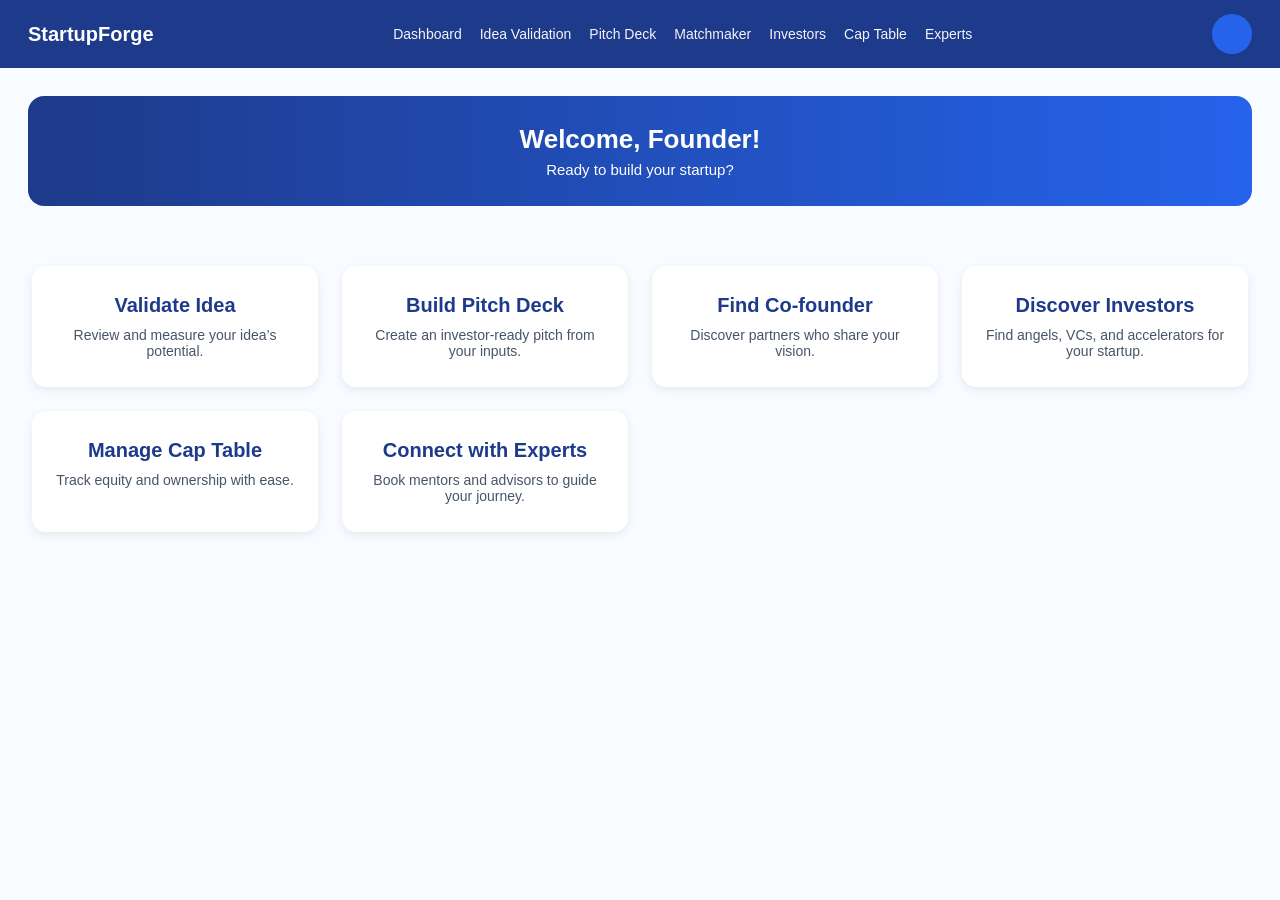
<file: index.html>
<!DOCTYPE html>
<html lang="en">
<head>
  <meta charset="UTF-8" />
  <title>StartupForge Dashboard</title>
  <link rel="stylesheet" href="style.css" />
  <style>
    body { font-family: Arial, sans-serif; margin:0; background:#f8fbff; }
    nav { background:#1e3a8a; color:#fff; display:flex; justify-content:space-between; align-items:center; padding:14px 28px; }
    nav h1 { margin:0; font-size:20px; }
    nav ul { list-style:none; display:flex; gap:18px; margin:0; padding:0; }
    nav a { color:#fff; text-decoration:none; font-size:14px; }
    nav a:hover { opacity:0.8; }
    nav .profile { background:#2563eb; padding:6px 10px; border-radius:50%; font-weight:bold; }

    .banner { background:linear-gradient(90deg,#1e3a8a,#2563eb); color:#fff; padding:28px; text-align:center; }
    .banner h2 { margin:0; font-size:26px; }
    .banner p { margin:6px 0 0; font-size:15px; }

    .grid { display:grid; grid-template-columns:repeat(auto-fill,minmax(260px,1fr)); gap:24px; padding:32px; }
    .card {
      display:block;
      background:#fff;
      border-radius:14px;
      box-shadow:0 3px 10px rgba(0,0,0,.08);
      padding:28px 20px;
      text-align:center;
      cursor:pointer;
      text-decoration:none; /* remove underline */
      transition:all .2s ease;
    }
    .card:hover {
      transform:translateY(-6px);
      box-shadow:0 8px 20px rgba(0,0,0,.12);
    }
    .card h3 { margin:0; font-size:20px; color:#1e3a8a; }
    .card p { font-size:14px; color:#475569; margin:10px 0 0; }
  </style>
</head>
<body>
  <nav>
    <h1>StartupForge</h1>
    <ul>
      <li><a href="dashboard.html">Dashboard</a></li>
      <li><a href="idea.html">Idea Validation</a></li>
      <li><a href="pitchdeck.html">Pitch Deck</a></li>
      <li><a href="matchmaker.html">Matchmaker</a></li>
      <li><a href="investors.html">Investors</a></li>
      <li><a href="captable.html">Cap Table</a></li>
      <li><a href="experts.html">Experts</a></li>
    </ul>
    <div class="profile">AC</div>
  </nav>

  <section class="banner">
    <h2>Welcome, Founder!</h2>
    <p>Ready to build your startup?</p>
  </section>

  <main class="grid">
    <a class="card" href="idea.html">
      <h3>Validate Idea</h3>
      <p>Review and measure your idea’s potential.</p>
    </a>
    <a class="card" href="pitchdeck.html">
      <h3>Build Pitch Deck</h3>
      <p>Create an investor-ready pitch from your inputs.</p>
    </a>
    <a class="card" href="matchmaker.html">
      <h3>Find Co-founder</h3>
      <p>Discover partners who share your vision.</p>
    </a>
    <a class="card" href="investors.html">
      <h3>Discover Investors</h3>
      <p>Find angels, VCs, and accelerators for your startup.</p>
    </a>
    <a class="card" href="captable.html">
      <h3>Manage Cap Table</h3>
      <p>Track equity and ownership with ease.</p>
    </a>
    <a class="card" href="experts.html">
      <h3>Connect with Experts</h3>
      <p>Book mentors and advisors to guide your journey.</p>
    </a>
  </main>
</body>
</html>
</file>
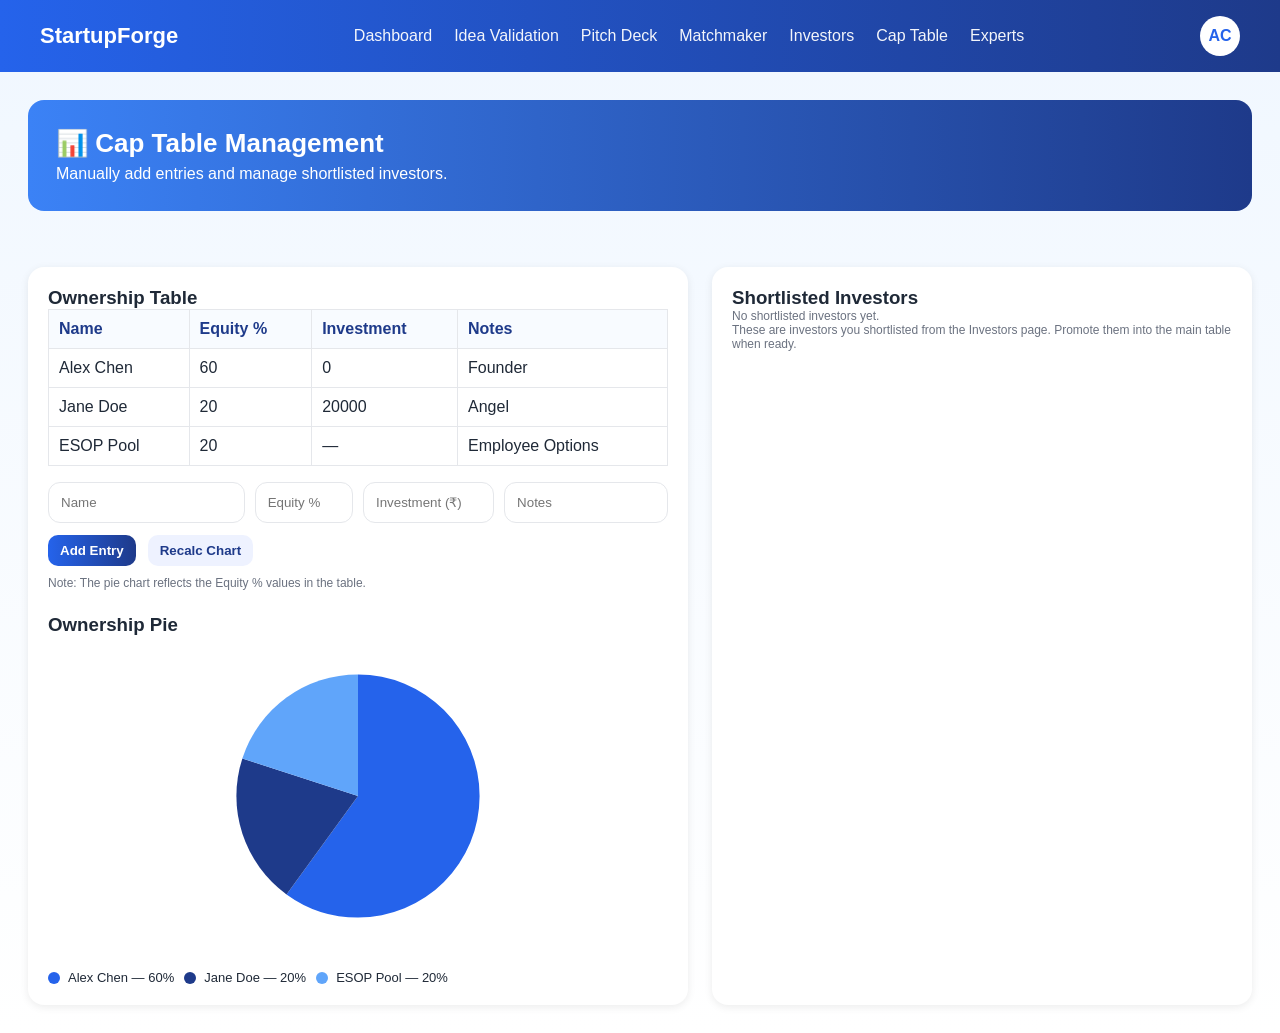
<file: captable.html>
<!DOCTYPE html>
<html lang="en">
<head>
  <meta charset="UTF-8" />
  <title>Cap Table</title>
  <link rel="stylesheet" href="style.css" />
  <style>
    .capgrid { padding: 28px; display: grid; grid-template-columns: 1.1fr .9fr; gap: 24px; }
    @media (max-width: 980px){ .capgrid{ grid-template-columns: 1fr; } }
    .group { background: #fff; border-radius: 16px; box-shadow: 0 2px 8px rgba(0,0,0,.08); padding: 20px; }
    table { width: 100%; border-collapse: collapse; background: #fff; }
    th, td { border: 1px solid #e5e7eb; padding: 10px; text-align: left; }
    th { background: #f8fbff; color: #1e3a8a; }
    .rowform { display: grid; grid-template-columns: 1.2fr .6fr .8fr 1fr; gap: 10px; margin-top: 12px; }
    @media (max-width: 680px){ .rowform{ grid-template-columns: 1fr; } }
    .legend { display: flex; flex-wrap: wrap; gap: 10px; margin-top: 10px; }
    .legend-item { display: flex; align-items: center; gap: 8px; font-size: 13px; }
    .dot { width: 12px; height: 12px; border-radius: 50%; }
    canvas { width: 100%; height: 320px; background: #fff; border-radius: 12px; }

    /* shortlist panel */
    .short-row { display:flex; justify-content:space-between; align-items:center; border:1px dashed #dbeafe; border-radius:10px; padding:10px 12px; margin-bottom:10px; }
    .short-row b { color:#1e3a8a; }
    .btn { background:linear-gradient(90deg,#2563eb,#1e3a8a); color:#fff; border:none; padding:8px 12px; border-radius:10px; cursor:pointer; font-weight:600; }
    .btn.ghost { background:#eef2ff; color:#1e3a8a; }
    .hint { font-size:12px; color:#6b7280; }
  </style>
</head>
<body>
  <nav>
    <h1>StartupForge</h1>
    <ul>
      <li><a href="dashboard.html">Dashboard</a></li>
      <li><a href="idea.html">Idea Validation</a></li>
      <li><a href="pitchdeck.html">Pitch Deck</a></li>
      <li><a href="matchmaker.html">Matchmaker</a></li>
      <li><a href="investors.html">Investors</a></li>
      <li><a href="captable.html">Cap Table</a></li>
      <li><a href="experts.html">Experts</a></li>
    </ul>
    <div class="profile">AC</div>
  </nav>

  <section class="banner">
    <h2>📊 Cap Table Management</h2>
    <p>Manually add entries and manage shortlisted investors.</p>
  </section>

  <main class="capgrid">
    <!-- Left: Table + Form + Chart -->
    <section class="group">
      <h3>Ownership Table</h3>
      <table id="capTable">
        <thead>
          <tr><th>Name</th><th>Equity %</th><th>Investment</th><th>Notes</th></tr>
        </thead>
        <tbody id="capBody">
          <tr><td>Alex Chen</td><td>60</td><td>0</td><td>Founder</td></tr>
          <tr><td>Jane Doe</td><td>20</td><td>20000</td><td>Angel</td></tr>
          <tr><td>ESOP Pool</td><td>20</td><td>—</td><td>Employee Options</td></tr>
        </tbody>
      </table>

      <div class="rowform" style="margin-top:10px;">
        <input id="name" placeholder="Name" />
        <input id="equity" placeholder="Equity %" type="number" min="0" max="100" />
        <input id="invest" placeholder="Investment (₹)" type="number" min="0" />
        <input id="notes" placeholder="Notes" />
      </div>
      <div style="margin-top:12px; display:flex; gap:12px;">
        <button class="btn" id="addBtn">Add Entry</button>
        <button class="btn ghost" id="recalcBtn">Recalc Chart</button>
      </div>
      <p class="hint" style="margin-top:10px;">Note: The pie chart reflects the Equity % values in the table.</p>

      <h3 style="margin-top:24px;">Ownership Pie</h3>
      <canvas id="pie"></canvas>
      <div id="legend" class="legend"></div>
    </section>

    <!-- Right: Shortlisted Investors -->
    <section class="group" id="shortlisted">
      <h3>Shortlisted Investors</h3>
      <div id="shortList"></div>
      <p class="hint">These are investors you shortlisted from the Investors page. Promote them into the main table when ready.</p>
    </section>
  </main>

  <div id="toast" class="toast"></div>
  <script>
    // ---------- Cap table & chart ----------
    const tbody = document.getElementById('capBody');
    const addBtn = document.getElementById('addBtn');
    const recalcBtn = document.getElementById('recalcBtn');
    const pie = document.getElementById('pie');
    const legend = document.getElementById('legend');
    const ctx = pie.getContext('2d');
    const colors = ['#2563eb','#1e3a8a','#60a5fa','#93c5fd','#3b82f6','#1d4ed8','#0ea5e9','#38bdf8','#0ea5e9','#64748b'];

    function showToast(msg){
      const t = document.getElementById('toast');
      t.textContent = msg;
      t.classList.add('show');
      setTimeout(()=> t.classList.remove('show'), 1600);
    }

    function readTable(){
      const rows = Array.from(tbody.querySelectorAll('tr'));
      return rows.map((r,i) => {
        const tds = r.querySelectorAll('td');
        return {
          name: tds[0].textContent.trim() || ('Entry '+(i+1)),
          equity: parseFloat(tds[1].textContent) || 0
        }
      }).filter(r => r.equity > 0);
    }

    function drawPie(){
      const data = readTable();
      const total = data.reduce((a,b)=> a + b.equity, 0) || 1;
      const rect = pie.getBoundingClientRect();
      pie.width = Math.floor(rect.width * window.devicePixelRatio);
      pie.height = Math.floor(rect.height * window.devicePixelRatio);
      const cx = pie.width / 2, cy = pie.height / 2;
      const radius = Math.min(pie.width, pie.height) * 0.38;
      ctx.clearRect(0,0,pie.width,pie.height);

      let start = -Math.PI/2;
      legend.innerHTML = '';
      data.forEach((d, i) => {
        const slice = (d.equity / total) * Math.PI * 2;
        ctx.beginPath();
        ctx.moveTo(cx, cy);
        ctx.arc(cx, cy, radius, start, start + slice);
        ctx.closePath();
        ctx.fillStyle = colors[i % colors.length];
        ctx.fill();
        start += slice;

        const item = document.createElement('div');
        item.className = 'legend-item';
        item.innerHTML = `<span class="dot" style="background:${colors[i % colors.length]}"></span>${d.name} — ${d.equity}%`;
        legend.appendChild(item);
      });
    }

    function addRow(nameVal, equityVal, investVal, notesVal){
      const name = (nameVal ?? document.getElementById('name').value.trim()) || 'New Holder';
      const equity = (equityVal ?? document.getElementById('equity').value.trim());
      const invest = (investVal ?? document.getElementById('invest').value.trim()) || '0';
      const notes = (notesVal ?? document.getElementById('notes').value.trim()) || '—';
      if(equity === '' || isNaN(parseFloat(equity))){
        showToast('Enter a valid Equity %'); return;
      }
      const tr = document.createElement('tr');
      tr.innerHTML = `<td>${name}</td><td>${parseFloat(equity)}</td><td>${invest}</td><td>${notes}</td>`;
      tbody.appendChild(tr);
      if(nameVal === undefined) {
        // clear only when manual add
        document.getElementById('name').value = '';
        document.getElementById('equity').value = '';
        document.getElementById('invest').value = '';
        document.getElementById('notes').value = '';
      }
      drawPie();
      showToast('Entry added');
    }

    addBtn.addEventListener('click', () => addRow());
    recalcBtn.addEventListener('click', drawPie);
    window.addEventListener('resize', drawPie);

    // ---------- Shortlisted panel ----------
    const shortListEl = document.getElementById('shortList');
    const SHORT_KEY = 'cap_shortlisted';

    function loadShortlisted(){
      const arr = JSON.parse(localStorage.getItem(SHORT_KEY) || '[]');
      shortListEl.innerHTML = arr.length ? '' : '<p class="hint">No shortlisted investors yet.</p>';
      arr.forEach((it, idx) => {
        const row = document.createElement('div');
        row.className = 'short-row';
        row.innerHTML = `
          <div><b>${it.name}</b><br><span class="hint">Shortlisted</span></div>
          <div style="display:flex; gap:8px;">
            <button class="btn" onclick="promote('${it.name}', ${idx})">Promote to Cap Table</button>
            <button class="btn ghost" onclick="removeShort(${idx})">Remove</button>
          </div>
        `;
        shortListEl.appendChild(row);
      });
    }

    function removeShort(index){
      const arr = JSON.parse(localStorage.getItem(SHORT_KEY) || '[]');
      arr.splice(index, 1);
      localStorage.setItem(SHORT_KEY, JSON.stringify(arr));
      loadShortlisted();
      showToast('Removed from shortlist');
    }

    // Promote: adds a zero-equity placeholder to table so you can edit later
    function promote(name, index){
      addRow(name, 0, 0, 'Shortlisted investor');
      // remove from shortlist
      const arr = JSON.parse(localStorage.getItem(SHORT_KEY) || '[]');
      arr.splice(index, 1);
      localStorage.setItem(SHORT_KEY, JSON.stringify(arr));
      loadShortlisted();
      showToast(`${name} promoted to Cap Table`);
    }

    // Scroll to shortlisted section if anchored
    function focusAnchor(){
      if(location.hash === '#shortlisted'){
        document.getElementById('shortlisted').scrollIntoView({ behavior: 'smooth' });
      }
    }

    // init
    loadShortlisted();
    drawPie();
    focusAnchor();
  </script>

  <style>
    /* simple toast reused here */
    .toast {
      position: fixed; right: 24px; bottom: 24px;
      background: #1e3a8a; color: #fff; padding: 12px 16px;
      border-radius: 10px; box-shadow: 0 12px 30px rgba(0,0,0,.25);
      opacity: 0; transform: translateY(8px); transition: .25s ease;
      pointer-events: none;
    }
    .toast.show { opacity: 1; transform: translateY(0); }
  </style>
</body>
</html>
</file>
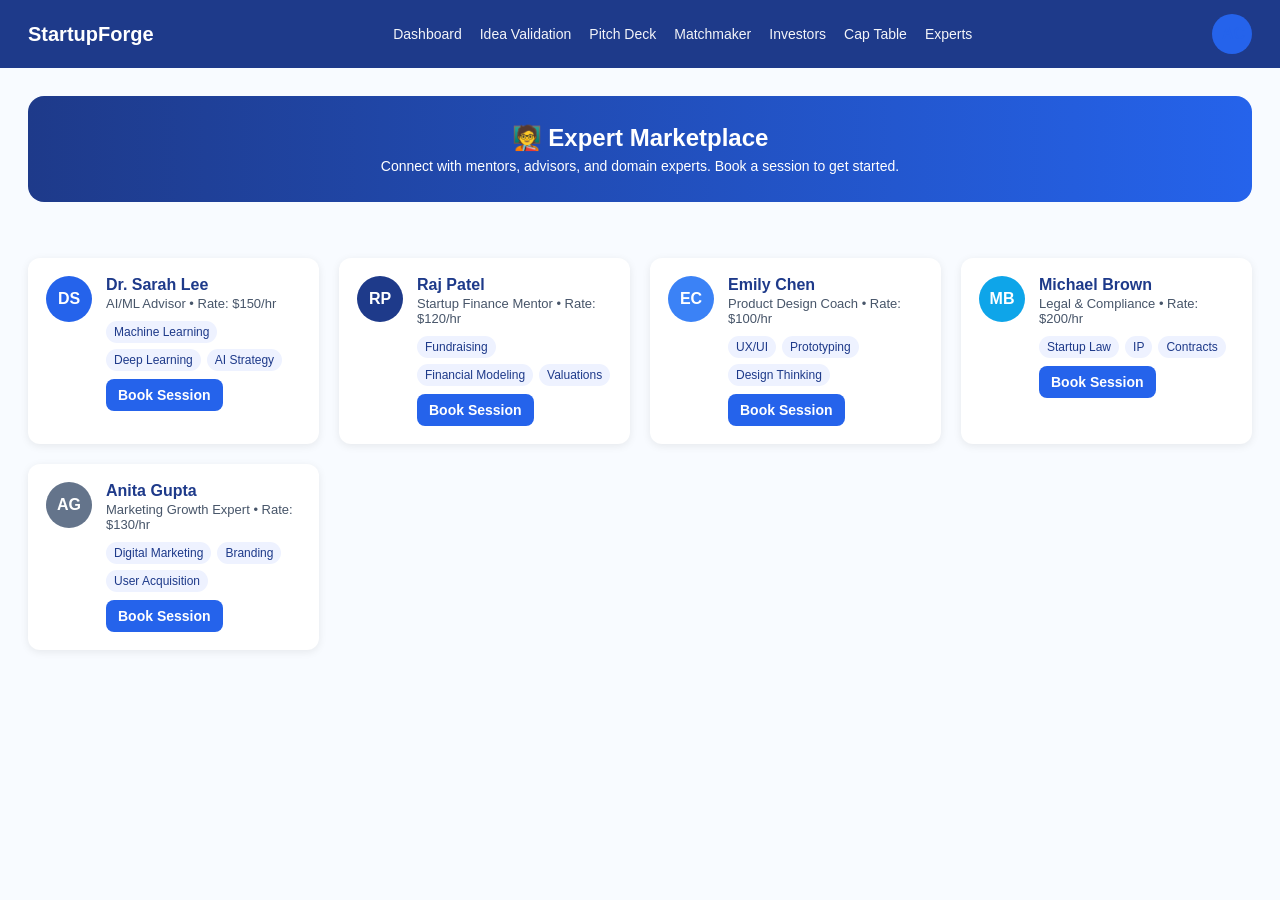
<file: experts.html>
<!DOCTYPE html>
<html lang="en">
<head>
  <meta charset="UTF-8" />
  <title>Expert Marketplace</title>
  <link rel="stylesheet" href="style.css" />
  <style>
    body { font-family: Arial, sans-serif; margin:0; background:#f8fbff; }
    nav { background:#1e3a8a; color:#fff; display:flex; justify-content:space-between; align-items:center; padding:14px 28px; }
    nav h1 { margin:0; font-size:20px; }
    nav ul { list-style:none; display:flex; gap:18px; margin:0; padding:0; }
    nav a { color:#fff; text-decoration:none; font-size:14px; }
    nav a:hover { text-decoration:underline; }
    nav .profile { background:#2563eb; padding:6px 10px; border-radius:50%; font-weight:bold; }

    .banner { background:linear-gradient(90deg,#1e3a8a,#2563eb); color:#fff; padding:28px; text-align:center; }
    .banner h2 { margin:0; font-size:24px; }
    .banner p { margin:6px 0 0; font-size:14px; }

    .grid { display:grid; grid-template-columns:repeat(auto-fill,minmax(280px,1fr)); gap:20px; padding:28px; }
    .card { background:#fff; border-radius:12px; box-shadow:0 2px 8px rgba(0,0,0,.08); padding:18px; display:flex; gap:14px; }
    .avatar { min-width:46px; height:46px; border-radius:50%; display:grid; place-items:center; font-weight:800; color:#fff; }
    .a1{background:#2563eb}.a2{background:#1e3a8a}.a3{background:#3b82f6}.a4{background:#0ea5e9}.a5{background:#64748b}
    .name { margin:0; color:#1e3a8a; }
    .meta { font-size:13px; color:#475569; margin:2px 0 10px; }
    .tags { display:flex; flex-wrap:wrap; gap:6px; margin:8px 0; }
    .tag { font-size:12px; background:#eef2ff; color:#1e3a8a; padding:4px 8px; border-radius:999px; }
    .actions { display:flex; gap:8px; margin-top:auto; }
    .btn { background:#2563eb; color:#fff; border:none; padding:8px 12px; border-radius:8px; cursor:pointer; font-size:14px; }
    .btn.ghost { background:#eef2ff; color:#1e3a8a; }

    /* Toast */
    #toast {
      visibility: hidden;
      min-width: 260px;
      background-color: #1e3a8a;
      color: #fff;
      text-align: left;
      border-radius: 8px;
      padding: 12px 16px;
      position: fixed;
      z-index: 1000;
      right: 30px;
      bottom: 30px;
      font-size: 14px;
      opacity: 0;
      transition: opacity 0.35s, bottom 0.35s;
      box-shadow: 0 12px 30px rgba(0,0,0,.25);
    }
    #toast.show { visibility: visible; opacity: 1; bottom: 50px; }
  </style>
</head>
<body>
  <nav>
    <h1>StartupForge</h1>
    <ul>
      <li><a href="dashboard.html">Dashboard</a></li>
      <li><a href="idea.html">Idea Validation</a></li>
      <li><a href="pitchdeck.html">Pitch Deck</a></li>
      <li><a href="matchmaker.html">Matchmaker</a></li>
      <li><a href="investors.html">Investors</a></li>
      <li><a href="captable.html">Cap Table</a></li>
      <li><a href="experts.html">Experts</a></li>
    </ul>
    <div class="profile">AC</div>
  </nav>

  <section class="banner">
    <h2>🧑‍🏫 Expert Marketplace</h2>
    <p>Connect with mentors, advisors, and domain experts. Book a session to get started.</p>
  </section>

  <main class="grid" id="grid"></main>
  <div id="toast"></div>

  <script>
    // Dummy experts dataset
    const experts = [
      { name:"Dr. Sarah Lee", role:"AI/ML Advisor", tags:["Machine Learning","Deep Learning","AI Strategy"], rate:"$150/hr", color:"a1" },
      { name:"Raj Patel", role:"Startup Finance Mentor", tags:["Fundraising","Financial Modeling","Valuations"], rate:"$120/hr", color:"a2" },
      { name:"Emily Chen", role:"Product Design Coach", tags:["UX/UI","Prototyping","Design Thinking"], rate:"$100/hr", color:"a3" },
      { name:"Michael Brown", role:"Legal & Compliance", tags:["Startup Law","IP","Contracts"], rate:"$200/hr", color:"a4" },
      { name:"Anita Gupta", role:"Marketing Growth Expert", tags:["Digital Marketing","Branding","User Acquisition"], rate:"$130/hr", color:"a5" }
    ];

    const grid = document.getElementById("grid");
    function initials(label){
      const words = label.split(/\s+/).filter(Boolean);
      return (words[0]?.[0] || "") + (words[1]?.[0] || "");
    }
    function cardTemplate(ex, idx){
      const tagHtml = ex.tags.map(t => `<span class="tag">${t}</span>`).join("");
      return `
        <div class="card">
          <div class="avatar ${ex.color}">${initials(ex.name)}</div>
          <div style="flex:1;">
            <h4 class="name">${ex.name}</h4>
            <div class="meta">${ex.role} • Rate: ${ex.rate}</div>
            <div class="tags">${tagHtml}</div>
            <div class="actions">
              <button class="btn" onclick="book('${ex.name}')">Book Session</button>
            </div>
          </div>
        </div>
      `;
    }
    function render(list){ grid.innerHTML = list.map(cardTemplate).join(""); }
    render(experts);

    // Toast
    function toast(msg){
      const t = document.getElementById("toast");
      t.textContent = msg;
      t.classList.add("show");
      setTimeout(()=> t.classList.remove("show"), 2200);
    }

    // Actions
    function book(name){
      toast(`Session booked with ${name}`);
    }
  </script>
</body>
</html>
</file>
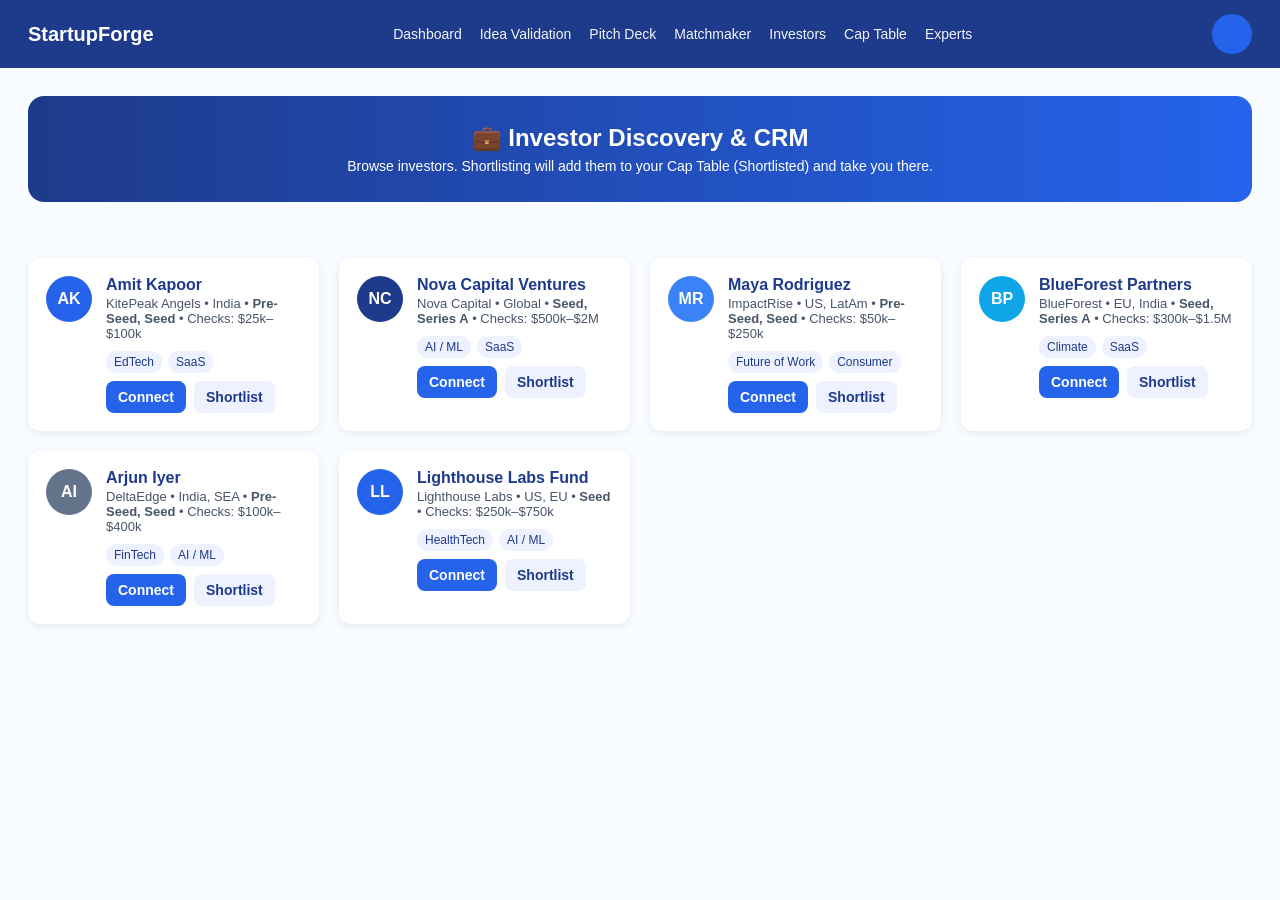
<file: investors.html>
<!DOCTYPE html>
<html lang="en">
<head>
  <meta charset="UTF-8" />
  <title>Investor Discovery & CRM</title>
  <link rel="stylesheet" href="style.css" />
  <style>
    body { font-family: Arial, sans-serif; margin:0; background:#f8fbff; }
    nav { background:#1e3a8a; color:#fff; display:flex; justify-content:space-between; align-items:center; padding:14px 28px; }
    nav h1 { margin:0; font-size:20px; }
    nav ul { list-style:none; display:flex; gap:18px; margin:0; padding:0; }
    nav a { color:#fff; text-decoration:none; font-size:14px; }
    nav a:hover { text-decoration:underline; }
    nav .profile { background:#2563eb; padding:6px 10px; border-radius:50%; font-weight:bold; }

    .banner { background:linear-gradient(90deg,#1e3a8a,#2563eb); color:#fff; padding:28px; text-align:center; }
    .banner h2 { margin:0; font-size:24px; }
    .banner p { margin:6px 0 0; font-size:14px; }

    .grid { display:grid; grid-template-columns:repeat(auto-fill,minmax(280px,1fr)); gap:20px; padding:28px; }
    .card { background:#fff; border-radius:12px; box-shadow:0 2px 8px rgba(0,0,0,.08); padding:18px; display:flex; gap:14px; }
    .avatar { min-width:46px; height:46px; border-radius:50%; display:grid; place-items:center; font-weight:800; color:#fff; }
    .a1{background:#2563eb}.a2{background:#1e3a8a}.a3{background:#3b82f6}.a4{background:#0ea5e9}.a5{background:#64748b}
    .name { margin:0; color:#1e3a8a; }
    .meta { font-size:13px; color:#475569; margin:2px 0 10px; }
    .tags { display:flex; flex-wrap:wrap; gap:6px; margin:8px 0; }
    .tag { font-size:12px; background:#eef2ff; color:#1e3a8a; padding:4px 8px; border-radius:999px; }
    .actions { display:flex; gap:8px; margin-top:auto; }
    .btn { background:#2563eb; color:#fff; border:none; padding:8px 12px; border-radius:8px; cursor:pointer; font-size:14px; }
    .btn.ghost { background:#eef2ff; color:#1e3a8a; }

    /* Toast */
    #toast {
      visibility: hidden;
      min-width: 260px;
      background-color: #1e3a8a;
      color: #fff;
      text-align: left;
      border-radius: 8px;
      padding: 12px 16px;
      position: fixed;
      z-index: 1000;
      right: 30px;
      bottom: 30px;
      font-size: 14px;
      opacity: 0;
      transition: opacity 0.35s, bottom 0.35s;
      box-shadow: 0 12px 30px rgba(0,0,0,.25);
    }
    #toast.show { visibility: visible; opacity: 1; bottom: 50px; }
  </style>
</head>
<body>
  <nav>
    <h1>StartupForge</h1>
    <ul>
      <li><a href="dashboard.html">Dashboard</a></li>
      <li><a href="idea.html">Idea Validation</a></li>
      <li><a href="pitchdeck.html">Pitch Deck</a></li>
      <li><a href="matchmaker.html">Matchmaker</a></li>
      <li><a href="investors.html">Investors</a></li>
      <li><a href="captable.html">Cap Table</a></li>
      <li><a href="experts.html">Experts</a></li>
    </ul>
    <div class="profile">AC</div>
  </nav>

  <section class="banner">
    <h2>💼 Investor Discovery & CRM</h2>
    <p>Browse investors. Shortlisting will add them to your Cap Table (Shortlisted) and take you there.</p>
  </section>

  <main class="grid" id="grid"></main>
  <div id="toast"></div>

  <script>
    // Dummy investors
    const investors = [
      { name: "Amit Kapoor", firm: "KitePeak Angels", focus: ["EdTech","SaaS"], stage: "Pre-Seed, Seed", check: "$25k–$100k", geo: "India", color:"a1" },
      { name: "Nova Capital Ventures", firm: "Nova Capital", focus: ["AI / ML","SaaS"], stage: "Seed, Series A", check: "$500k–$2M", geo: "Global", color:"a2" },
      { name: "Maya Rodriguez", firm: "ImpactRise", focus: ["Future of Work","Consumer"], stage: "Pre-Seed, Seed", check: "$50k–$250k", geo: "US, LatAm", color:"a3" },
      { name: "BlueForest Partners", firm: "BlueForest", focus: ["Climate","SaaS"], stage: "Seed, Series A", check: "$300k–$1.5M", geo: "EU, India", color:"a4" },
      { name: "Arjun Iyer", firm: "DeltaEdge", focus: ["FinTech","AI / ML"], stage: "Pre-Seed, Seed", check: "$100k–$400k", geo: "India, SEA", color:"a5" },
      { name: "Lighthouse Labs Fund", firm: "Lighthouse Labs", focus: ["HealthTech","AI / ML"], stage: "Seed", check: "$250k–$750k", geo: "US, EU", color:"a1" }
    ];

    const grid = document.getElementById("grid");

    function initials(label){
      const words = label.split(/\s+/).filter(Boolean);
      return (words[0]?.[0] || "") + (words[1]?.[0] || "");
    }
    function cardTemplate(inv){
      const tagHtml = inv.focus.map(f => `<span class="tag">${f}</span>`).join("");
      return `
        <div class="card">
          <div class="avatar ${inv.color}">${initials(inv.name)}</div>
          <div style="flex:1;">
            <h4 class="name">${inv.name}</h4>
            <div class="meta">${inv.firm} • ${inv.geo} • <b>${inv.stage}</b> • Checks: ${inv.check}</div>
            <div class="tags">${tagHtml}</div>
            <div class="actions">
              <button class="btn" onclick="connect('${inv.name}')">Connect</button>
              <button class="btn ghost" onclick="shortlist('${inv.name}')">Shortlist</button>
            </div>
          </div>
        </div>
      `;
    }
    function render(){ grid.innerHTML = investors.map(cardTemplate).join(""); }
    render();

    // toast
    function toast(msg){
      const t = document.getElementById("toast");
      t.textContent = msg;
      t.classList.add("show");
      setTimeout(()=> t.classList.remove("show"), 1400);
    }

    function connect(name){
      toast(`Connection request sent to ${name}`);
    }

    // Save shortlist → localStorage → navigate to Cap Table
    function shortlist(name){
      try {
        const key = "cap_shortlisted";
        const prev = JSON.parse(localStorage.getItem(key) || "[]");
        // de-dupe
        if(!prev.find(x => x.name === name)){
          prev.unshift({ name, ts: Date.now() });
          localStorage.setItem(key, JSON.stringify(prev));
        }
      } catch(e){}
      toast(`${name} shortlisted`);
      setTimeout(()=> { window.location.href = "captable.html#shortlisted"; }, 700);
    }
  </script>
</body>
</html>
</file>
<file: style.css>
:root {
  --blue: #2563eb;
  --dark-blue: #1e3a8a;
  --sky: #3b82f6;
  --bg: #f0f7ff;
  --card: #ffffff;
  --text: #1f2937;
}
* { box-sizing: border-box; margin:0; padding:0; }
body { font-family: "Segoe UI", Tahoma, Geneva, Verdana, sans-serif; background: linear-gradient(to bottom, var(--bg), #fff); color: var(--text); }

/* Navbar */
nav { display:flex; justify-content:space-between; align-items:center; padding:16px 40px; background:linear-gradient(to right,var(--blue),var(--dark-blue)); color:#fff; }
nav h1{font-size:22px;}
nav ul{display:flex;list-style:none;gap:22px;}
nav a{color:#fff;text-decoration:none;font-weight:500;opacity:.95;}
nav a:hover{opacity:1;text-decoration:underline;}
.profile{background:#fff;color:var(--blue);width:40px;height:40px;display:grid;place-items:center;border-radius:50%;font-weight:700;}

/* Banner */
.banner{margin:28px;padding:28px;border-radius:16px;background:linear-gradient(90deg,var(--sky),var(--dark-blue));color:#fff;}
.banner h2{margin-bottom:6px;font-size:26px;}

/* Cards */
.cards{display:grid;grid-template-columns:repeat(auto-fit,minmax(280px,1fr));gap:24px;padding:0 32px 48px;}
.card{background:#fff;padding:24px;border-radius:16px;box-shadow:0 2px 6px rgba(0,0,0,.1);transition:.2s;cursor:pointer;}
.card:hover{transform:translateY(-4px);box-shadow:0 6px 16px rgba(0,0,0,.15);}
.card h3{color:var(--dark-blue);margin-bottom:8px;}
.card p{color:#555;font-size:14px;}

/* Inputs */
textarea,input,select{width:100%;padding:12px;border-radius:12px;border:1px solid #e5e7eb;margin-top:6px;}
textarea:focus,input:focus{border-color:var(--sky);outline:none;box-shadow:0 0 0 3px rgba(59,130,246,.15);}
.btn{background:linear-gradient(90deg,var(--blue),var(--dark-blue));color:#fff;padding:12px 16px;border:none;border-radius:12px;font-weight:600;cursor:pointer;}
.btn:hover{opacity:.9;}
.toast{position:fixed;bottom:20px;right:20px;background:var(--dark-blue);color:#fff;padding:12px 20px;border-radius:8px;opacity:0;transition:.3s;}
.toast.show{opacity:1;}
</file>
